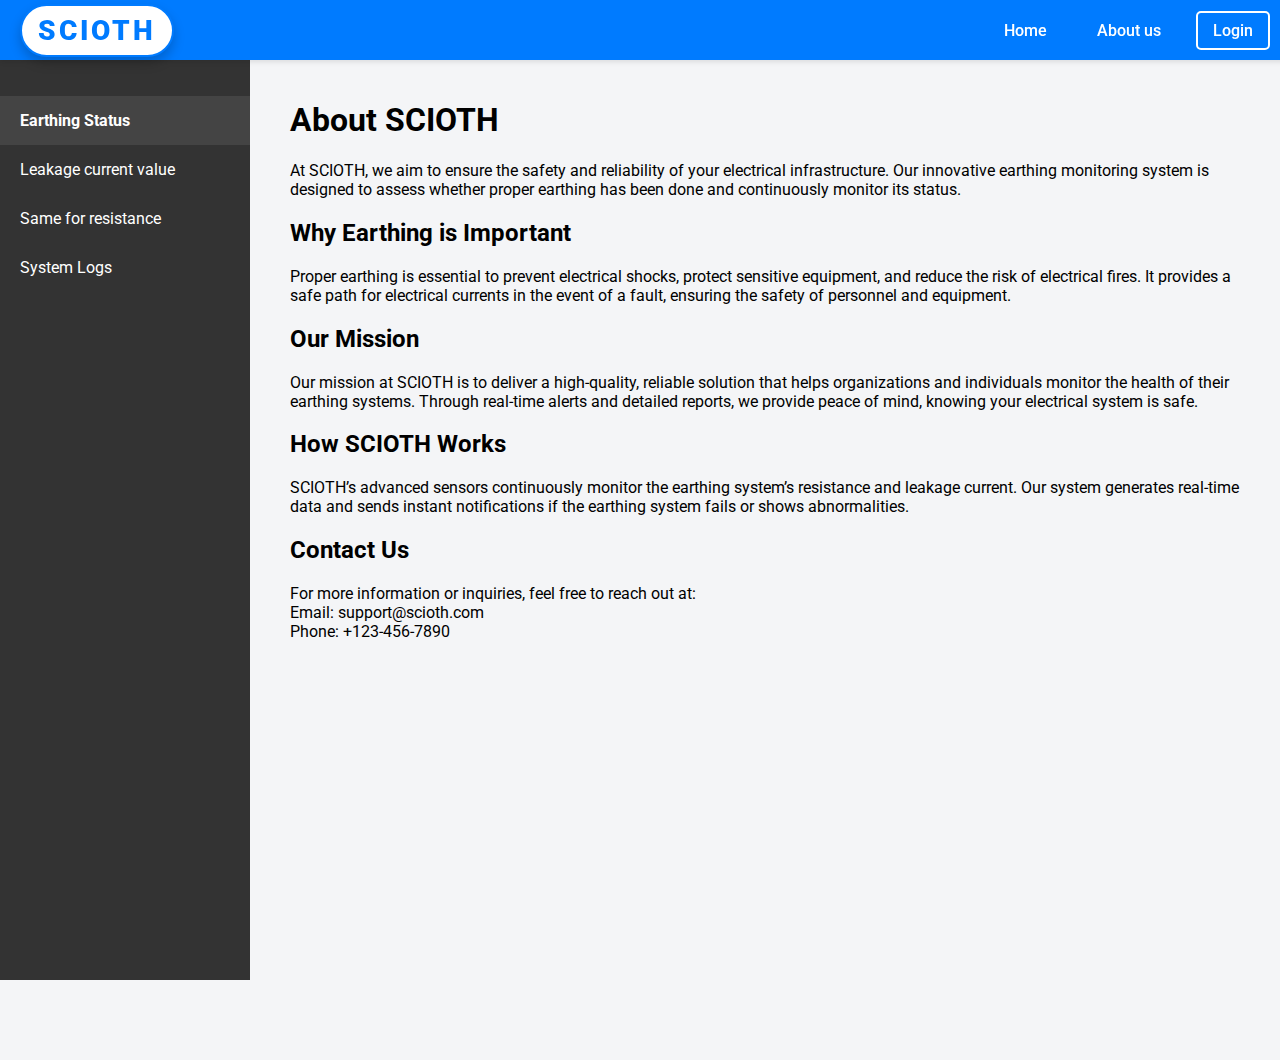
<file: about.html>
<!DOCTYPE html>
<html lang="en">

<head>
    <meta charset="UTF-8">
    <meta name="viewport" content="width=device-width, initial-scale=1.0">
    <title>Earthing Status Dashboard</title>
    <link href="https://fonts.googleapis.com/css2?family=Roboto:wght@400;500;700&display=swap" rel="stylesheet">
    <link rel="stylesheet" href="https://cdnjs.cloudflare.com/ajax/libs/font-awesome/6.0.0-beta3/css/all.min.css"
        integrity="sha384-eOJMYsd53ii+scO/bJGFsiCZc+FSmkyS10E2Mwn4i2YNNVFJ5H77/TcW8I4m+hpo" crossorigin="anonymous">
    <link rel="stylesheet" href="style.css">
</head>

<body>
    <nav class="navbar">
        <div class="navbar-brand">SCIOTH</div>
        <button class="menu-btn" id="menu-btn">
            <i class="fas fa-bars"></i>
        </button>
        <ul class="navbar-links">
            <li><a href="index.html">Home</a></li>
            <li><a href="about.html">About us</a></li>
            <li class="summavelia"><a class="summa" href="#">Login</a></li>
        </ul>
    </nav>

    <div class="sidebar" id="sidebar">
        <ul>
            <li class="active"><a href="index.html">Earthing Status</a></li>
            <li><a href="leakage.html">Leakage current value</a></li>
            <li><a href="resistance.html">Same for resistance</a></li>
            <li><a href="#">System Logs</a></li>
        </ul>
    </div>

    <div class="main-content">
        <section class="about-section">
            <h1>About SCIOTH</h1>
            <p>
                At SCIOTH, we aim to ensure the safety and reliability of your electrical infrastructure. Our innovative
                earthing monitoring system is designed to assess whether proper earthing has been done and continuously
                monitor its status.
            </p>
            <h2>Why Earthing is Important</h2>
            <p>
                Proper earthing is essential to prevent electrical shocks, protect sensitive equipment, and reduce the
                risk
                of electrical fires. It provides a safe path for electrical currents in the event of a fault, ensuring
                the
                safety of personnel and equipment.
            </p>
            <h2>Our Mission</h2>
            <p>
                Our mission at SCIOTH is to deliver a high-quality, reliable solution that helps organizations and
                individuals monitor the health of their earthing systems. Through real-time alerts and detailed reports,
                we
                provide peace of mind, knowing your electrical system is safe.
            </p>
            <h2>How SCIOTH Works</h2>
            <p>
                SCIOTH’s advanced sensors continuously monitor the earthing system’s resistance and leakage current. Our
                system generates real-time data and sends instant notifications if the earthing system fails or shows
                abnormalities.
            </p>
            <h2>Contact Us</h2>
            <p>
                For more information or inquiries, feel free to reach out at: <br>
                Email: support@scioth.com <br>
                Phone: +123-456-7890
            </p>
        </section>
    </div>

    <script src="script.js"></script>
</body>

</html>
</file>
<file: style.css>
body {
    font-family: 'Roboto', sans-serif;
    margin: 0;
    background-color: #f4f5f7;
    display: flex;
    flex-direction: column;
}

.navbar {
    width: 100%;
    height: 60px;
    background-color: #007bff;
    display: flex;
    align-items: center;
    padding: 0 20px;
    color: white;
    position: fixed;
    top: 0;
    left: 0;
    z-index: 1000;
    justify-content: flex-start;
    box-shadow: 0 2px 5px rgba(0, 0, 0, 0.1);
}

.navbar-brand {
    font-size: 28px; /* Larger font size for prominence */
    font-weight: 900; /* Extra bold text */
    color: #007bff; /* Bright, standout color */
    text-transform: uppercase; /* Uppercase for a strong impact */
    letter-spacing: 3px; /* Wider letter spacing */
    margin-right: 40px; /* Spacing from other navbar items */
    padding: 8px 16px; /* Padding for a button-like appearance */
    border: 2px solid #007bff; /* Border matching the text color */
    border-radius: 50px; /* Rounded edges for a pill-shaped effect */
    background: #ffffff; /* White background for contrast */
    box-shadow: 0 6px 12px rgba(0, 0, 0, 0.2); /* Enhanced shadow for depth */
    transition: background-color 0.3s ease, color 0.3s ease; /* Smooth transitions */
}

.navbar-brand:hover {
    background-color: #007bff; /* Change background on hover */
    color: #ffffff; /* Change text color on hover */
    cursor: pointer; /* Pointer cursor on hover */
}



.menu-btn {
    display: none;
    background: none;
    border: none;
    color: white;
    font-size: 24px;
    cursor: pointer;
}

.menu-btn i {
    font-size: 24px;
}

.summa {
    border: 2px solid white; 
    border-radius: 5px;
}
.summavelia{
    padding-right: 30px;
}


.navbar-links {
    list-style: none;
    margin: 0;
    padding: 0;
    display: flex;
    align-items: center;
    margin-left: auto;
}

.navbar-links li {
    margin-left: 20px;
}

.navbar-links a {
    text-decoration: none;
    color: white;
    font-weight: 500;
    padding: 8px 15px;
    border-radius: 5px;
    transition: background-color 0.3s ease;
}

.navbar-links a:hover {
    background-color: rgba(255, 255, 255, 0.2);
}

.sidebar {
    width: 250px;
    background-color: #333;
    height: 100vh;
    position: fixed;
    top: 60px;
    left: 0;
    padding-top: 20px;
    color: white;
    transition: transform 0.3s ease;
    z-index: 999;
}

.sidebar ul {
    list-style: none;
    padding: 0;
}

.sidebar ul li {
    padding: 15px 20px;
}

.sidebar ul li a {
    color: white;
    text-decoration: none;
    font-size: 16px;
}

.sidebar ul li.active,
.sidebar ul li:hover {
    background-color: #444;
}

.sidebar ul li.active a {
    font-weight: 700;
}

.main-content {
    margin-left: 250px;
    padding: 80px 40px;
    background-color: #f4f5f7;
    flex-grow: 1;
    transition: margin-left 0.3s ease;
    min-height: 100vh;
    /* position: fixed;
    padding-left: 320px; */
}

.dashboard-header {
    padding: 20px 0;
}

.dashboard-header h1 {
    font-size: 28px;
    font-weight: 700;
    color: #333;
}

.dashboard-body {
    display: flex;
    flex-direction: column;
    align-items: center;
}

.status-card {
    background-color: #ffffff;
    padding: 40px;
    border-radius: 10px;
    box-shadow: 0 4px 12px rgba(0, 0, 0, 0.1);
    text-align: center;
    margin-bottom: 20px;
    width: 100%;
    max-width: 400px;
}

.status-icon {
    font-size: 50px;
    margin-bottom: 10px;
}

.status-text {
    font-size: 18px;
    font-weight: 500;
    color: #555;
}

.status-ok {
    color: #4caf50;
}

.status-error {
    color: #f44336;
}

.status-loading {
    color: #ff9800;
}

.refresh-button {
    background-color: #007bff;
    color: white;
    padding: 12px 30px;
    border: none;
    border-radius: 5px;
    font-size: 16px;
    cursor: pointer;
    transition: background-color 0.3s ease;
}

.refresh-button:hover {
    background-color: #0056b3;
}

@media screen and (max-width: 768px) {
    .navbar-links {
        display: none;
    }

    .menu-btn {
        display: block;
    }

    .sidebar {
        transform: translateX(-100%);
    }

    .sidebar.active {
        transform: translateX(0);
    }

    .main-content {
        margin-left: 0;
        padding: 80px 20px;
    }
}
</file>
